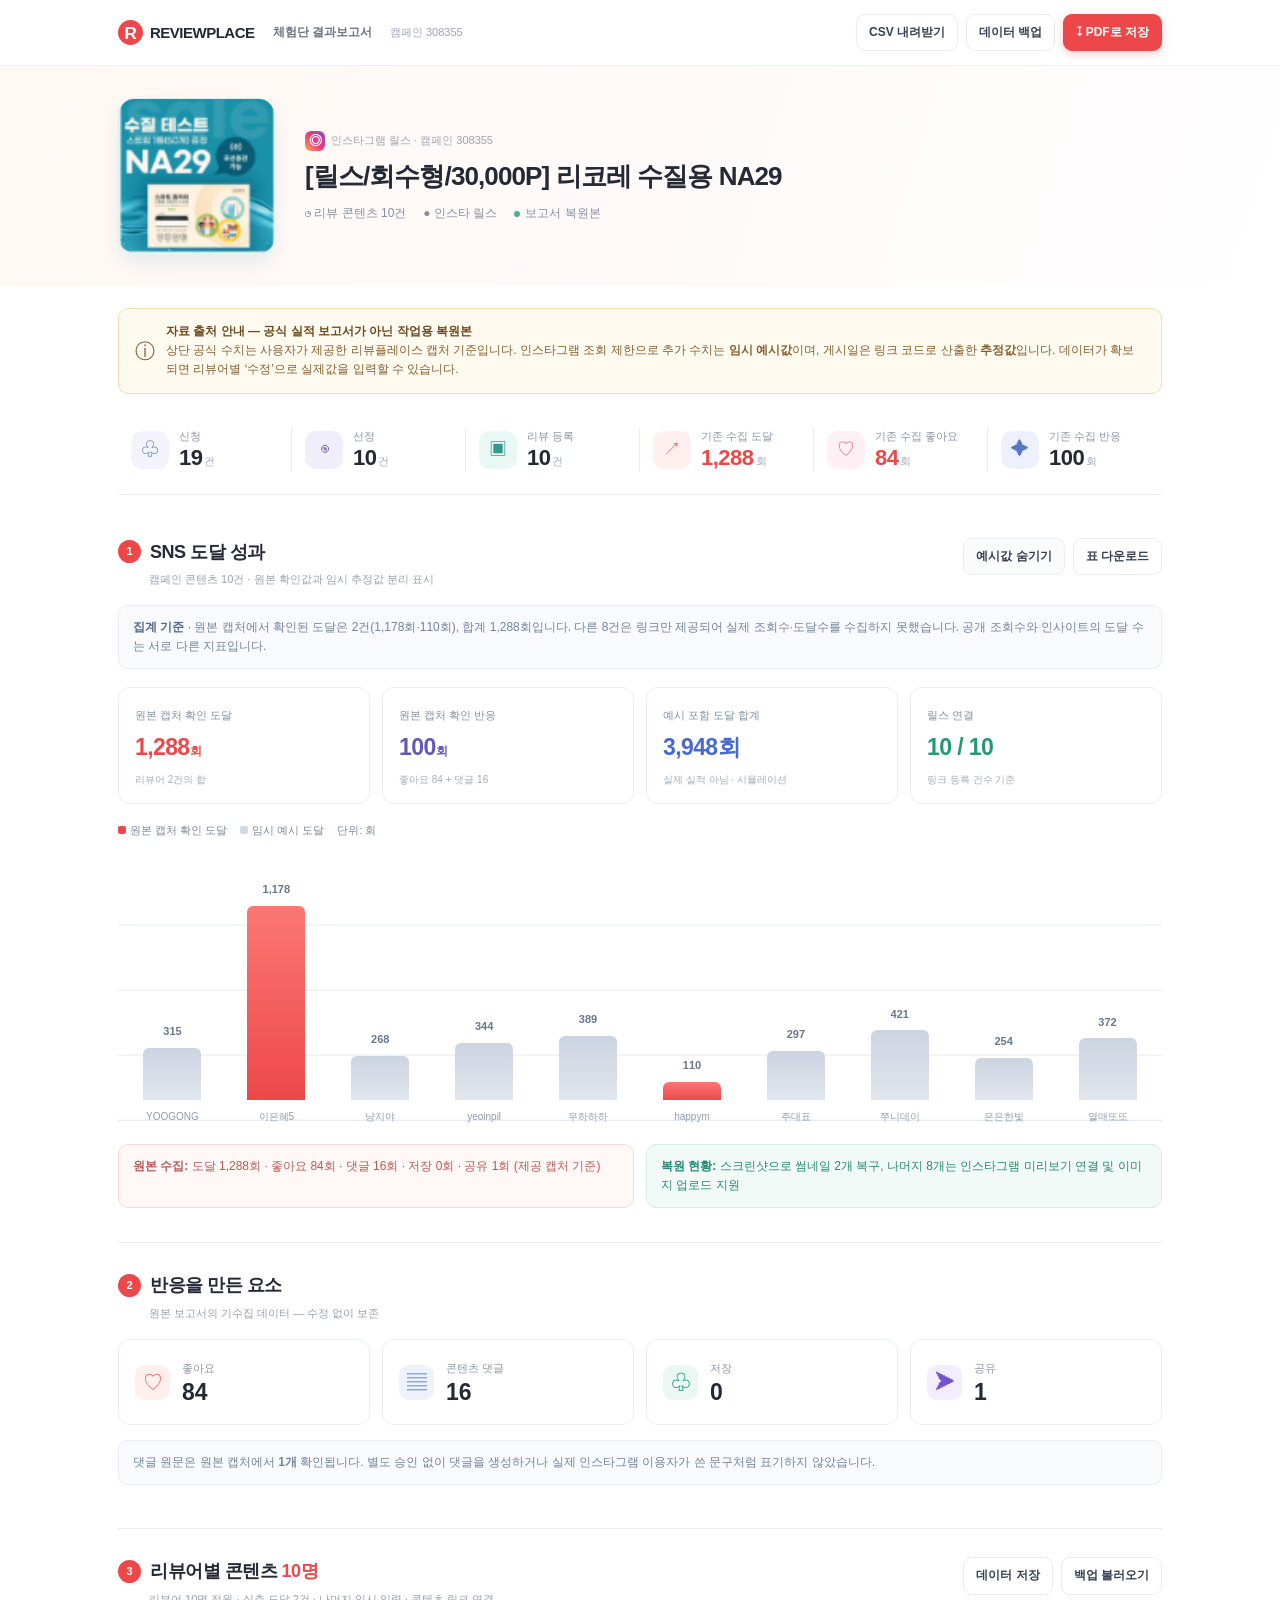
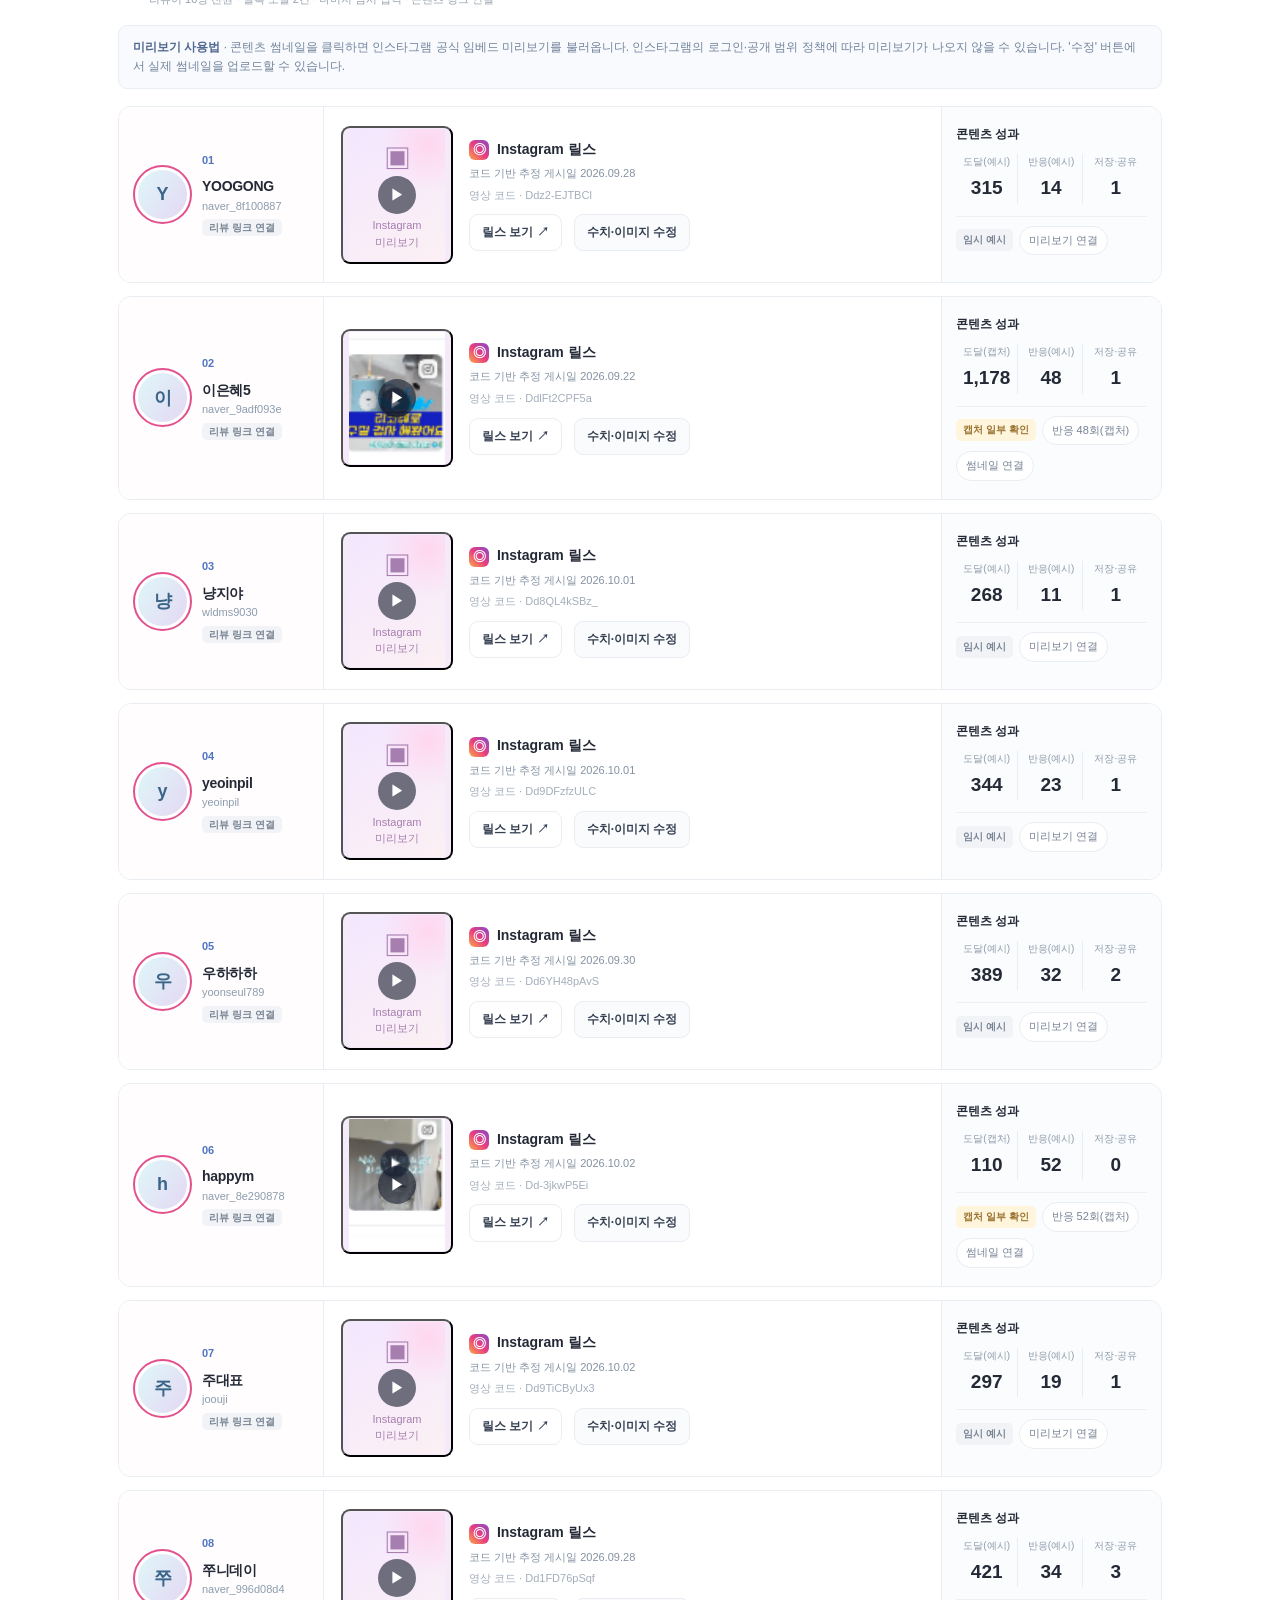
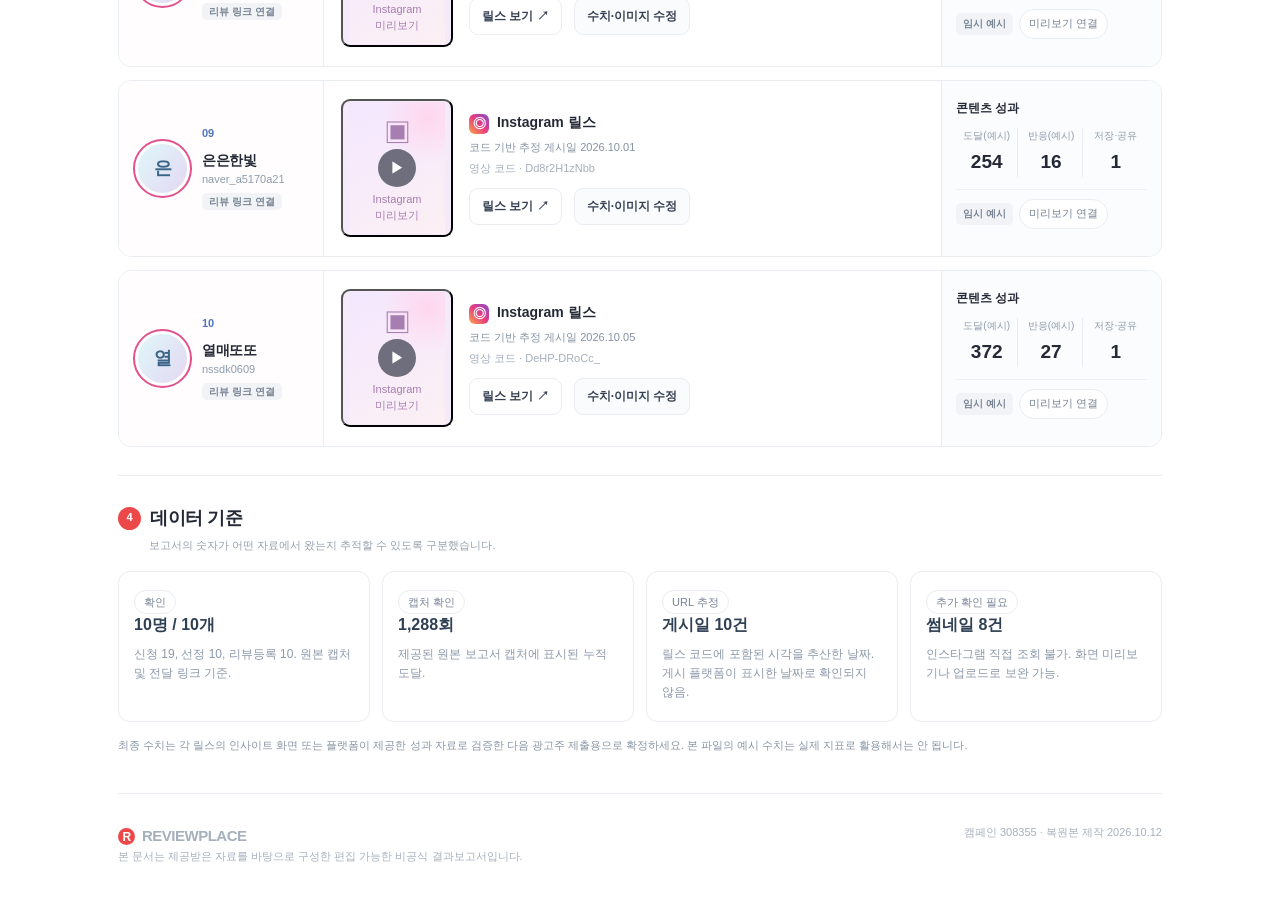
<file: reports/campaign-308355/index.html>
<!DOCTYPE html>
<html lang="ko">
<head>
<meta charset="UTF-8"><meta name="viewport" content="width=device-width, initial-scale=1.0">
<meta name="theme-color" content="#fff8f5"><meta name="description" content="리코레 NA29 인스타그램 체험단 결과보고서 — 캠페인 308355">
<title>리코레 NA29 인스타그램 결과보고서 | 캠페인 308355</title>
<style>
:root{--ink:#242936;--muted:#8190a2;--line:#e9edf2;--accent:#ed4849;--red-soft:#fff2f1;--purple:#6658b2;--blue:#486acf;--mint:#239977;--bg:#fff;--panel:#fff;--soft:#f7f9fc}
*{box-sizing:border-box}body{margin:0;background:#fff;color:var(--ink);font-family:Pretendard,"Noto Sans KR","Apple SD Gothic Neo",-apple-system,BlinkMacSystemFont,"Segoe UI",Arial,sans-serif;font-size:14px;line-height:1.6}button,input,select{font:inherit}button{cursor:pointer}a{color:inherit;text-decoration:none} .page{max-width:1100px;margin:auto;padding:0 28px}.topbar{border-bottom:1px solid #eef0f4;background:#fff;position:sticky;top:0;z-index:20}.top-inner{display:flex;align-items:center;gap:18px;min-height:65px}.brand{display:flex;align-items:center;gap:7px;font-weight:850;letter-spacing:-.5px;font-size:15px;white-space:nowrap}.brand-mark{display:grid;place-items:center;width:25px;height:25px;color:white;border-radius:50%;background:var(--accent);font-weight:900;font-size:17px}.nav-name{font-size:12px;color:#6d7580;font-weight:750}.nav-meta{font-size:11px;color:#9ca6b2}.grow{flex:1}.top-actions{display:flex;gap:8px}.btn{border:1px solid var(--line);background:white;color:#354052;border-radius:9px;padding:8px 12px;font-size:12px;font-weight:720;display:inline-flex;align-items:center;justify-content:center;gap:6px;transition:background .14s}.btn:hover{background:#f7f9fc}.btn-primary{background:var(--accent);border-color:var(--accent);color:white;box-shadow:0 3px 10px #f5cbcb}.btn-primary:hover{background:#d93638}.btn-soft{background:#fafbfc}.hero{background:linear-gradient(107deg,#fff8f3,#fffafa 55%,#fff)}.hero-in{display:flex;align-items:center;gap:30px;padding-top:26px;padding-bottom:26px;min-height:220px}.product-img{width:157px;height:157px;object-fit:cover;object-position:center;border-radius:16px;border:1px solid #dbeef0;box-shadow:0 9px 20px #1a8d9b1a}.mini-channel{display:inline-flex;gap:6px;align-items:center;color:#a1a2ae;font-size:11px}.insta{display:inline-grid;place-items:center;width:20px;height:20px;border-radius:6px;background:linear-gradient(45deg,#fca846,#e83c80,#844bca);color:#fff;font-size:13px;font-weight:900}.hero h1{font-size:26px;letter-spacing:-.9px;line-height:1.34;margin:8px 0 10px}.hero-meta{display:flex;gap:17px;flex-wrap:wrap;color:#8491a2;font-size:12px}.hero-meta span{display:flex;align-items:center;gap:5px}.dot{width:6px;height:6px;border-radius:50%;background:#43b78c}.source-banner{border:1px solid #f4dbb0;background:#fffaf0;color:#85602d;border-radius:10px;padding:13px 16px;display:flex;align-items:center;gap:11px;margin:22px 0 12px;font-size:12px}.source-banner strong{color:#6d4b1e}.stat-row{display:grid;grid-template-columns:repeat(6,1fr);gap:0;margin:9px auto 15px;padding:22px 0;border-bottom:1px solid var(--line)}.stat{display:flex;gap:10px;align-items:center;padding:0 13px;border-right:1px solid var(--line)}.stat:last-child{border-right:0}.stat-icon{width:38px;height:38px;display:grid;place-items:center;flex-shrink:0;border-radius:11px;font-size:18px;background:#f2f3fd;color:#7083bb}.stat:nth-child(2) .stat-icon{background:#f1eefb;color:#7f6dae}.stat:nth-child(3) .stat-icon{background:#e9f8f5;color:#309b8b}.stat:nth-child(4) .stat-icon{background:#fff0ef;color:#f06d6b}.stat:nth-child(5) .stat-icon{background:#fff0f5;color:#ed6a8d}.stat:nth-child(6) .stat-icon{background:#edf1ff;color:#5577c1}.stat small{font-size:11px;color:#8995a5;display:block;white-space:nowrap}.stat strong{font-size:22px;line-height:1.2;letter-spacing:-.5px}.stat:nth-child(4) strong,.stat:nth-child(5) strong{color:var(--accent)}.stat-unit{font-size:11px;color:#9eaaba;margin-left:2px}.section{padding:28px 0;border-bottom:1px solid var(--line)}.section-header{display:flex;align-items:flex-start;justify-content:space-between;gap:16px;margin-bottom:16px}.section-title{display:flex;align-items:center;gap:9px}.num{width:23px;height:23px;background:var(--accent);color:#fff;border-radius:50%;display:grid;place-items:center;font-weight:800;font-size:11px}.section h2{font-size:18px;letter-spacing:-.5px;margin:0}.sub{margin:5px 0 0 31px;color:#96a0ac;font-size:11px}.info{background:#f8fafe;color:#73849b;border:1px solid #e9eef5;padding:12px 14px;border-radius:9px;font-size:12px;margin:15px 0}.info strong{color:#51688f}.flex{display:flex;gap:12px;align-items:center;flex-wrap:wrap}.mini-pill{border:1px solid #e9edf2;border-radius:99px;background:#fff;padding:5px 9px;font-size:11px;color:#768295;white-space:nowrap}.legend{display:flex;flex-wrap:wrap;gap:13px;font-size:11px;color:#7c8797}.key{display:inline-block;width:8px;height:8px;margin-right:4px;border-radius:2px;background:var(--accent)}.key.guess{background:#d2d9e5}.summary-grid{display:grid;grid-template-columns:repeat(4,1fr);gap:12px;margin:18px 0}.summary-card{border:1px solid var(--line);border-radius:12px;padding:15px 16px;background:#fff}.summary-card b{display:block;font-size:23px;margin-top:3px;letter-spacing:-.6px}.summary-card small{font-size:11px;color:var(--muted)}.summary-card .hint{font-size:10px;color:#a2acba;margin-top:6px}.summary-card.red b{color:var(--accent)}.summary-card.purple b{color:var(--purple)}.summary-card.blue b{color:var(--blue)}.summary-card.mint b{color:var(--mint)}.chart{height:260px;display:grid;grid-template-columns:repeat(10,minmax(0,1fr));align-items:end;gap:11px;padding:20px 8px 0;background:repeating-linear-gradient(to bottom, transparent,transparent 63px,#eef1f6 64px,#eef1f6 65px);border-bottom:1px solid #e9edf2;margin-top:22px}.bar-col{display:flex;align-items:center;justify-content:end;flex-direction:column;height:100%;min-width:0}.bar-val{color:#67778b;font-size:11px;font-weight:650;margin-bottom:7px}.bar{width:min(58px,100%);height:0;min-height:1px;border-radius:6px 6px 0 0;background:linear-gradient(180deg,#fb7774,#ed4849);transition:height .3s}.bar.estimated{background:linear-gradient(180deg,#ccd4e1,#e1e6ee)}.bar-label{font-size:10px;color:#8f9bab;white-space:nowrap;overflow:hidden;text-overflow:ellipsis;text-align:center;width:100%;margin-top:9px}.chart-foot{margin:23px 0 6px;display:grid;grid-template-columns:1fr 1fr;gap:12px}.notice{border-radius:10px;padding:12px 14px;font-size:12px;border:1px solid #f8d8d7;background:#fff8f7;color:#b75b57}.notice.alt{border-color:#d4eee8;background:#f1faf6;color:#268974}.reactions-grid{display:grid;grid-template-columns:repeat(4,1fr);gap:12px}.reaction-box{border:1px solid var(--line);border-radius:12px;padding:16px;display:flex;align-items:center;gap:12px}.reaction-icon{width:35px;height:35px;border-radius:10px;display:grid;place-items:center;color:#ef6866;background:#fff0ed;font-size:20px}.reaction-box:nth-child(2) .reaction-icon{color:#4369d0;background:#eef2ff}.reaction-box:nth-child(3) .reaction-icon{color:#239977;background:#eaf7f2}.reaction-box:nth-child(4) .reaction-icon{color:#7452cc;background:#f2edff}.reaction-box strong{display:block;font-size:23px;line-height:1.3}.reaction-box small{color:#8997a7;font-size:11px}.contents{display:grid;gap:13px;margin-top:17px}.review{display:grid;grid-template-columns:205px 1fr 220px;border:1px solid var(--line);border-radius:13px;overflow:hidden;min-height:177px;background:#fff}.review-side{display:flex;align-items:center;gap:12px;background:#fffdfd;padding:16px;border-right:1px solid var(--line)}.avatar{width:55px;height:55px;border:3px solid #fff;border-radius:50%;outline:2px solid #e2518d;display:grid;place-items:center;background:linear-gradient(125deg,#dff7f9,#e4d8f3);color:#3b6588;font-size:18px;font-weight:900;flex-shrink:0}.review-side .small-index{display:block;font-size:11px;font-weight:900;color:#5075c2;margin-bottom:6px}.review-side strong{font-size:14px;word-break:break-word;display:block;letter-spacing:-.3px}.review-side .username{color:#8c9cae;font-size:11px;display:block;max-width:118px;overflow:hidden;text-overflow:ellipsis}.review-body{padding:17px;display:flex;gap:16px;align-items:center;min-width:0}.thumb{width:112px;height:138px;flex-shrink:0;border-radius:9px;background:#f4eafa;position:relative;overflow:hidden;display:flex;align-items:center;justify-content:center;color:#9a66b5}.thumb img{width:100%;height:100%;object-fit:cover}.thumb .reels-placeholder{display:grid;place-items:center;text-align:center;width:100%;height:100%;background:radial-gradient(circle at 82% 12%,#ffd7ef,transparent 33%),linear-gradient(150deg,#f3e7ff,#fcf0f4);font-size:11px;line-height:1.5;color:#a67eaf}.play{position:absolute;display:grid;place-items:center;color:white;background:#141c2c99;width:38px;height:38px;border-radius:50%;font-size:15px}.review-info{min-width:0}.review-info .channel{font-weight:800;margin-bottom:5px}.review-info .meta{color:#8492a2;font-size:11px;margin:4px 0}.review-info .short{font-size:11px;color:#a4aebb;word-break:break-word}.review-info .linkbtn{margin-top:10px}.review-metrics{padding:18px 14px;background:#fbfcfe;border-left:1px solid var(--line)}.review-metrics h4{font-size:12px;margin:0 0 10px}.metric-grid{display:grid;grid-template-columns:repeat(3,1fr);gap:2px}.metric-grid div{text-align:center;border-right:1px solid #e8edf5}.metric-grid div:last-child{border:0}.metric-grid small{color:#8c9baa;font-size:10px;display:block}.metric-grid b{font-size:19px;display:block;margin-top:3px}.record-foot{margin-top:12px;padding-top:9px;border-top:1px solid #edf0f5;display:flex;gap:6px;align-items:center;flex-wrap:wrap}.status{font-size:10px;font-weight:750;padding:3px 7px;border-radius:5px;background:#edf9f5;color:#24856f}.status.estimate{background:#f1f3f7;color:#788493}.status.mixed{background:#fff4dc;color:#99722f}.warn{color:#ab864b}.toolbar{display:flex;flex-wrap:wrap;gap:8px}.footer{display:flex;justify-content:space-between;gap:20px;padding:30px 0 43px;color:#a6b0bc;font-size:11px}.source-grid{display:grid;grid-template-columns:repeat(4,1fr);gap:12px}.source-card{border:1px solid var(--line);border-radius:12px;padding:18px 15px}.source-card strong{display:block;font-size:16px;color:#304054;margin-bottom:7px}.source-card p{margin:0;color:#8c99a9;font-size:12px}.overlay{position:fixed;inset:0;background:#18222ec9;z-index:100;display:none;align-items:center;justify-content:center;padding:18px}.overlay.visible{display:flex}.modal{background:#fff;border-radius:16px;max-width:680px;width:100%;max-height:93vh;overflow:auto;padding:20px;box-shadow:0 25px 70px #0004}.modal-head{display:flex;justify-content:space-between;align-items:center;gap:15px;margin-bottom:13px}.modal-head strong{font-size:17px}.modal iframe{width:100%;height:600px;border:0;border-radius:9px}.field-grid{display:grid;grid-template-columns:repeat(2,1fr);gap:12px}.field{display:flex;flex-direction:column;gap:5px;font-size:12px;font-weight:700;color:#526176}.field input,.field select{border:1px solid #dce4ed;border-radius:8px;padding:10px;font-size:13px;min-width:0;color:#223047}.modal-actions{display:flex;justify-content:flex-end;gap:9px;margin-top:22px}.note-small{font-size:11px;color:#8995a5;line-height:1.7}.empty-state{padding:30px;border:1px dashed #e4eaf2;border-radius:10px;color:#7e8998;text-align:center}.hide-estimates .estimate-only{display:none} .hide-estimates .estimated-row{display:none}.hide-estimates .chart .bar.estimated{height:1px!important}.hide-estimates .bar-col:has(.bar.estimated) .bar-val{display:none}
@media(max-width:920px){.stat-row{grid-template-columns:repeat(3,1fr);row-gap:20px}.stat:nth-child(3){border-right:0}.review{grid-template-columns:170px 1fr}.review-metrics{grid-column:1/-1;border-left:0;border-top:1px solid var(--line);display:flex;align-items:center;justify-content:space-between;gap:15px}.metric-grid{min-width:250px}.source-grid{grid-template-columns:repeat(2,1fr)}}
@media(max-width:660px){.page{padding:0 16px}.top-inner{gap:9px}.brand{font-size:12px}.nav-meta,.nav-name{display:none}.top-actions .btn:not(.btn-primary){display:none}.hero-in{gap:15px;padding:22px 0;align-items:start}.product-img{width:106px;height:106px;border-radius:10px}.hero h1{font-size:19px}.hero-meta{font-size:10px;gap:4px}.stat-row{grid-template-columns:repeat(2,1fr);gap:19px 0}.stat{padding:0 8px}.stat:nth-child(3){border-right:1px solid var(--line)}.stat:nth-child(2n){border-right:0}.stat-icon{width:34px;height:34px}.stat strong{font-size:20px}.section-header{flex-direction:column}.section h2{font-size:16px}.summary-grid,.reactions-grid{grid-template-columns:repeat(2,1fr)}.chart-foot{grid-template-columns:1fr}.chart{gap:4px;height:195px}.bar-val{font-size:9px}.bar-label{font-size:8px}.review{grid-template-columns:1fr}.review-side{border-right:0;border-bottom:1px solid var(--line);padding:12px 14px}.review-side .small-index{display:inline-block;margin:0 8px 0 0}.review-side .avatar{width:42px;height:42px;font-size:15px}.review-side .username{max-width:initial}.review-body{padding:13px;align-items:center}.review-metrics{padding:12px;display:block}.metric-grid{min-width:0}.thumb{width:104px;height:132px}.source-grid{grid-template-columns:1fr 1fr}.source-card{padding:12px}.footer{display:block}.field-grid{grid-template-columns:1fr}.modal iframe{height:450px}.top-actions .btn-primary{padding:7px 9px;font-size:11px}}
@media print{.topbar{position:static}.top-actions,.toolbar,.review .btn,.source-banner .btn{display:none!important}.page{max-width:100%;padding:0 25px}.hero-in{padding:18px 0}.section{break-inside:auto;padding:20px 0}.review{break-inside:avoid;margin-bottom:8px}.chart{break-inside:avoid}.source-banner{background:#fffdf7}.footer{padding-bottom:20px}}
</style></head><body>
<header class="topbar"><div class="page top-inner"><div class="brand"><span class="brand-mark">R</span> REVIEWPLACE</div><span class="nav-name">체험단 결과보고서</span><span class="nav-meta">캠페인 308355</span><div class="grow"></div><div class="top-actions"><button class="btn" onclick="downloadCSV()">CSV 내려받기</button><button class="btn" onclick="exportData()">데이터 백업</button><button class="btn btn-primary" onclick="window.print()">↧ PDF로 저장</button></div></div></header>
<section class="hero"><div class="page hero-in"><img id="product" class="product-img" alt="NA29 제품 이미지"><div><div class="mini-channel"><span class="insta">◎</span> 인스타그램 릴스 · 캠페인 308355</div><h1>[릴스/회수형/30,000P] 리코레 수질용 NA29</h1><div class="hero-meta"><span>◷ 리뷰 콘텐츠 10건</span><span>● 인스타 릴스</span><span><i class="dot"></i> 보고서 복원본</span></div></div></div></section>
<main class="page">
<div class="source-banner"><span style="font-size:20px">ⓘ</span><div><strong>자료 출처 안내 — 공식 실적 보고서가 아닌 작업용 복원본</strong><div>상단 공식 수치는 사용자가 제공한 리뷰플레이스 캡처 기준입니다. 인스타그램 조회 제한으로 추가 수치는 <b>임시 예시값</b>이며, 게시일은 링크 코드로 산출한 <b>추정값</b>입니다. 데이터가 확보되면 리뷰어별 ‘수정’으로 실제값을 입력할 수 있습니다.</div></div></div>
<div class="stat-row"><div class="stat"><div class="stat-icon">♧</div><div><small>신청</small><strong>19</strong><span class="stat-unit">건</span></div></div><div class="stat"><div class="stat-icon">◉</div><div><small>선정</small><strong>10</strong><span class="stat-unit">건</span></div></div><div class="stat"><div class="stat-icon">▣</div><div><small>리뷰 등록</small><strong>10</strong><span class="stat-unit">건</span></div></div><div class="stat"><div class="stat-icon">↗</div><div><small>기존 수집 도달</small><strong>1,288</strong><span class="stat-unit">회</span></div></div><div class="stat"><div class="stat-icon">♡</div><div><small>기존 수집 좋아요</small><strong>84</strong><span class="stat-unit">회</span></div></div><div class="stat"><div class="stat-icon">✦</div><div><small>기존 수집 반응</small><strong>100</strong><span class="stat-unit">회</span></div></div></div>
<section class="section"><div class="section-header"><div><div class="section-title"><span class="num">1</span><h2>SNS 도달 성과</h2></div><p class="sub">캠페인 콘텐츠 10건 · 원본 확인값과 임시 추정값 분리 표시</p></div><div class="toolbar"><button class="btn btn-soft" id="switchEstimate" onclick="toggleEstimates()">예시값 숨기기</button><button class="btn" onclick="downloadCSV()">표 다운로드</button></div></div><div class="info"><strong>집계 기준</strong> · 원본 캡처에서 확인된 도달은 2건(1,178회·110회), 합계 1,288회입니다. 다른 8건은 링크만 제공되어 실제 조회수·도달수를 수집하지 못했습니다. 공개 조회수와 인사이트의 도달 수는 서로 다른 지표입니다.</div><div class="summary-grid"><div class="summary-card red"><small>원본 캡처 확인 도달</small><b>1,288<span style="font-size:12px">회</span></b><div class="hint">리뷰어 2건의 합</div></div><div class="summary-card purple"><small>원본 캡처 확인 반응</small><b>100<span style="font-size:12px">회</span></b><div class="hint">좋아요 84 + 댓글 16</div></div><div class="summary-card blue estimate-only"><small>예시 포함 도달 합계</small><b id="simReach">–</b><div class="hint">실제 실적 아님 · 시뮬레이션</div></div><div class="summary-card mint"><small>릴스 연결</small><b>10 / 10</b><div class="hint">링크 등록 건수 기준</div></div></div><div class="legend"><span><i class="key"></i>원본 캡처 확인 도달</span><span><i class="key guess"></i>임시 예시 도달</span><span>단위: 회</span></div><div id="chart" class="chart"></div><div class="chart-foot"><div class="notice"><strong>원본 수집:</strong> 도달 1,288회 · 좋아요 84회 · 댓글 16회 · 저장 0회 · 공유 1회 (제공 캡처 기준)</div><div class="notice alt"><strong>복원 현황:</strong> 스크린샷으로 썸네일 2개 복구, 나머지 8개는 인스타그램 미리보기 연결 및 이미지 업로드 지원</div></div></section>
<section class="section"><div class="section-header"><div><div class="section-title"><span class="num">2</span><h2>반응을 만든 요소</h2></div><p class="sub">원본 보고서의 기수집 데이터 — 수정 없이 보존</p></div></div><div class="reactions-grid"><div class="reaction-box"><div class="reaction-icon">♡</div><div><small>좋아요</small><strong>84</strong></div></div><div class="reaction-box"><div class="reaction-icon">▤</div><div><small>콘텐츠 댓글</small><strong>16</strong></div></div><div class="reaction-box"><div class="reaction-icon">♧</div><div><small>저장</small><strong>0</strong></div></div><div class="reaction-box"><div class="reaction-icon">➤</div><div><small>공유</small><strong>1</strong></div></div></div><div class="info">댓글 원문은 원본 캡처에서 <b>1개</b> 확인됩니다. 별도 승인 없이 댓글을 생성하거나 실제 인스타그램 이용자가 쓴 문구처럼 표기하지 않았습니다.</div></section>
<section class="section"><div class="section-header"><div><div class="section-title"><span class="num">3</span><h2>리뷰어별 콘텐츠 <span style="color:var(--accent)">10명</span></h2></div><p class="sub">리뷰어 10명 전원 · 실측 도달 2건 · 나머지 임시 입력 · 콘텐츠 링크 연결</p></div><div class="toolbar"><button class="btn" onclick="exportData()">데이터 저장</button><button class="btn" onclick="document.getElementById('importJson').click()">백업 불러오기</button><input type="file" style="display:none" id="importJson" accept="application/json" onchange="importData(this)"></div></div><div class="info"><strong>미리보기 사용법</strong> · 콘텐츠 썸네일을 클릭하면 인스타그램 공식 임베드 미리보기를 불러옵니다. 인스타그램의 로그인·공개 범위 정책에 따라 미리보기가 나오지 않을 수 있습니다. '수정' 버튼에서 실제 썸네일을 업로드할 수 있습니다.</div><div id="reviews" class="contents"></div></section>
<section class="section"><div class="section-header"><div><div class="section-title"><span class="num">4</span><h2>데이터 기준</h2></div><p class="sub">보고서의 숫자가 어떤 자료에서 왔는지 추적할 수 있도록 구분했습니다.</p></div></div><div class="source-grid"><div class="source-card"><small class="mini-pill">확인</small><strong>10명 / 10개</strong><p>신청 19, 선정 10, 리뷰등록 10. 원본 캡처 및 전달 링크 기준.</p></div><div class="source-card"><small class="mini-pill">캡처 확인</small><strong>1,288회</strong><p>제공된 원본 보고서 캡처에 표시된 누적 도달.</p></div><div class="source-card"><small class="mini-pill">URL 추정</small><strong>게시일 10건</strong><p>릴스 코드에 포함된 시각을 추산한 날짜. 게시 플랫폼이 표시한 날짜로 확인되지 않음.</p></div><div class="source-card"><small class="mini-pill">추가 확인 필요</small><strong>썸네일 8건</strong><p>인스타그램 직접 조회 불가. 화면 미리보기나 업로드로 보완 가능.</p></div></div><p class="note-small" style="margin-top:14px">최종 수치는 각 릴스의 인사이트 화면 또는 플랫폼이 제공한 성과 자료로 검증한 다음 광고주 제출용으로 확정하세요. 본 파일의 예시 수치는 실제 지표로 활용해서는 안 됩니다.</p></section>
<footer class="footer"><div><span class="brand"><span class="brand-mark" style="width:17px;height:17px;font-size:12px">R</span> REVIEWPLACE</span><div>본 문서는 제공받은 자료를 바탕으로 구성한 편집 가능한 비공식 결과보고서입니다.</div></div><div>캠페인 308355 · 복원본 제작 2026.10.12</div></footer></main>
<div class="overlay" id="embedOverlay" onclick="outsideClose(event,'embedOverlay')"><div class="modal"><div class="modal-head"><strong id="embedTitle">인스타그램 릴스</strong><button class="btn" onclick="closeOverlay('embedOverlay')">닫기 ✕</button></div><div class="note-small" style="margin-bottom:12px">Instagram이 미리보기를 차단하면 아래 릴스 원문 링크로 확인하세요. 재생·미리보기는 Instagram 서버에서 제공합니다.</div><a id="embedLink" class="btn btn-primary" target="_blank" rel="noopener noreferrer" href="#">인스타그램에서 직접 보기 ↗</a><div id="iframeMount" style="margin-top:12px"></div></div></div>
<div class="overlay" id="editOverlay" onclick="outsideClose(event,'editOverlay')"><div class="modal"><div class="modal-head"><strong id="editTitle">성과 수정</strong><button class="btn" onclick="closeOverlay('editOverlay')">닫기 ✕</button></div><form id="editForm" onsubmit="saveEdit(event)"><div class="field-grid"><label class="field">도달 수 / 조회 수 대체 금지<input name="reach" type="number" min="0"></label><label class="field">좋아요<input name="likes" type="number" min="0"></label><label class="field">댓글<input name="comments" type="number" min="0"></label><label class="field">저장<input name="saves" type="number" min="0"></label><label class="field">공유<input name="shares" type="number" min="0"></label><label class="field">게시일 (YYYY.MM.DD)<input name="postDate" type="text" placeholder="2026.10.01"></label><label class="field">정보 상태<select name="dataSource"><option value="예시값">임시 예시값</option><option value="일부 확인">일부 확인 (캡처 기반)</option><option value="실제 확인">실제 확인 (새 원본 자료 수집)</option></select></label><label class="field">썸네일 이미지 URL (선택)<input name="thumbnail" type="url" placeholder="https://..."></label><label class="field" style="grid-column:1/-1">썸네일 파일 업로드 (선택)<input id="imageUpload" type="file" accept="image/png,image/jpeg,image/webp"></label></div><p class="note-small">업로드한 이미지는 이 브라우저의 로컬 저장공간에 보관됩니다. 이미지가 큰 경우 저장 한도에 도달할 수 있습니다. '데이터 백업'으로 JSON 파일도 저장하세요.</p><div class="modal-actions"><button type="button" class="btn" onclick="closeOverlay('editOverlay')">취소</button><button class="btn btn-primary" type="submit">변경사항 저장</button></div></form></div></div>
<script>
const initial=[{"id": 1, "name": "YOOGONG", "alias": "naver_8f100887", "shortcode": "Ddz2-EJTBCl", "url": "https://www.instagram.com/reel/Ddz2-EJTBCl/", "postDate": "2026.09.28", "postDateSource": "코드 추정", "reach": 315, "likes": 12, "comments": 2, "saves": 1, "shares": 0, "screenshotReach": null, "screenshotReactions": null, "thumbnail": "", "thumbnailSource": "미확인", "dataSource": "예시값"}, {"id": 2, "name": "이은혜5", "alias": "naver_9adf093e", "shortcode": "DdlFt2CPF5a", "url": "https://www.instagram.com/reel/DdlFt2CPF5a/", "postDate": "2026.09.22", "postDateSource": "코드 추정", "reach": 1178, "likes": 38, "comments": 10, "saves": 1, "shares": 0, "screenshotReach": 1178, "screenshotReactions": 48, "thumbnail": "[data-uri]", "thumbnailSource": "원본 캡처", "dataSource": "일부 확인"}, {"id": 3, "name": "냥지야", "alias": "wldms9030", "shortcode": "Dd8QL4kSBz_", "url": "https://www.instagram.com/reel/Dd8QL4kSBz_/", "postDate": "2026.10.01", "postDateSource": "코드 추정", "reach": 268, "likes": 10, "comments": 1, "saves": 1, "shares": 0, "screenshotReach": null, "screenshotReactions": null, "thumbnail": "", "thumbnailSource": "미확인", "dataSource": "예시값"}, {"id": 4, "name": "yeoinpil", "alias": "yeoinpil", "shortcode": "Dd9DFzfzULC", "url": "https://www.instagram.com/reel/Dd9DFzfzULC/", "postDate": "2026.10.01", "postDateSource": "코드 추정", "reach": 344, "likes": 21, "comments": 2, "saves": 0, "shares": 1, "screenshotReach": null, "screenshotReactions": null, "thumbnail": "", "thumbnailSource": "미확인", "dataSource": "예시값"}, {"id": 5, "name": "우하하하", "alias": "yoonseul789", "shortcode": "Dd6YH48pAvS", "url": "https://www.instagram.com/reel/Dd6YH48pAvS/", "postDate": "2026.09.30", "postDateSource": "코드 추정", "reach": 389, "likes": 27, "comments": 5, "saves": 2, "shares": 0, "screenshotReach": null, "screenshotReactions": null, "thumbnail": "", "thumbnailSource": "미확인", "dataSource": "예시값"}, {"id": 6, "name": "happym", "alias": "naver_8e290878", "shortcode": "Dd-3jkwP5Ei", "url": "https://www.instagram.com/reel/Dd-3jkwP5Ei/", "postDate": "2026.10.02", "postDateSource": "코드 추정", "reach": 110, "likes": 46, "comments": 6, "saves": 0, "shares": 0, "screenshotReach": 110, "screenshotReactions": 52, "thumbnail": "[data-uri]", "thumbnailSource": "원본 캡처", "dataSource": "일부 확인"}, {"id": 7, "name": "주대표", "alias": "joouji", "shortcode": "Dd9TiCByUx3", "url": "https://www.instagram.com/reel/Dd9TiCByUx3/", "postDate": "2026.10.02", "postDateSource": "코드 추정", "reach": 297, "likes": 16, "comments": 3, "saves": 1, "shares": 0, "screenshotReach": null, "screenshotReactions": null, "thumbnail": "", "thumbnailSource": "미확인", "dataSource": "예시값"}, {"id": 8, "name": "쭈니데이", "alias": "naver_996d08d4", "shortcode": "Dd1FD76pSqf", "url": "https://www.instagram.com/reel/Dd1FD76pSqf/", "postDate": "2026.09.28", "postDateSource": "코드 추정", "reach": 421, "likes": 31, "comments": 3, "saves": 2, "shares": 1, "screenshotReach": null, "screenshotReactions": null, "thumbnail": "", "thumbnailSource": "미확인", "dataSource": "예시값"}, {"id": 9, "name": "은은한빛", "alias": "naver_a5170a21", "shortcode": "Dd8r2H1zNbb", "url": "https://www.instagram.com/reel/Dd8r2H1zNbb/", "postDate": "2026.10.01", "postDateSource": "코드 추정", "reach": 254, "likes": 14, "comments": 2, "saves": 1, "shares": 0, "screenshotReach": null, "screenshotReactions": null, "thumbnail": "", "thumbnailSource": "미확인", "dataSource": "예시값"}, {"id": 10, "name": "열매또또", "alias": "nssdk0609", "shortcode": "DeHP-DRoCc_", "url": "https://www.instagram.com/reel/DeHP-DRoCc_/", "postDate": "2026.10.05", "postDateSource": "코드 추정", "reach": 372, "likes": 23, "comments": 4, "saves": 0, "shares": 1, "screenshotReach": null, "screenshotReactions": null, "thumbnail": "", "thumbnailSource": "미확인", "dataSource": "예시값"}];
const productImg="[data-uri]";
const storeKey='reviewplace-report-308355-v1';
let records=JSON.parse(JSON.stringify(initial)), selected=null, showEstimates=true;
document.getElementById('product').src=productImg;
try{const backup=JSON.parse(localStorage.getItem(storeKey)||'null');if(Array.isArray(backup)&&backup.length===10){records=backup;}}catch(e){}
const fmt=n=>Number(n||0).toLocaleString('ko-KR');
const esc=s=>String(s??'').replace(/[&<>"']/g,c=>({'&':'&amp;','<':'&lt;','>':'&gt;','"':'&quot;',"'":'&#39;'}[c]));
const total=k=>records.reduce((s,r)=>s+Number(r[k]||0),0);
function persist(){try{localStorage.setItem(storeKey,JSON.stringify(records));}catch(e){alert('브라우저 저장공간 부족. 상단 데이터 백업을 사용하세요.');}}
function render(){
  document.getElementById('simReach').textContent=fmt(total('reach'))+'회';
  const max=Math.max(...records.map(r=>+r.reach||0),1);
  document.getElementById('chart').innerHTML=records.map(r=>`<div class="bar-col" title="${esc(r.name)}: ${fmt(r.reach)}회 / ${r.screenshotReach!==null?'캡처 확인':'임시 예시'}"><span class="bar-val">${fmt(r.reach)}</span><div class="bar ${r.screenshotReach===null?'estimated':''}" style="height:${Math.max(3,(+r.reach||0)/max*194)}px"></div><div class="bar-label">${esc(r.name)}</div></div>`).join('');
  document.getElementById('reviews').innerHTML=records.map(r=>{
    const thumb=r.thumbnail?`<img alt="${esc(r.name)} 릴스 썸네일" src="${esc(r.thumbnail)}">`:`<div class="reels-placeholder"><span style="font-size:27px">▣</span><br>Instagram<br>미리보기</div>`;
    const source=r.dataSource==='실제 확인'?'status':r.dataSource==='일부 확인'?'status mixed':'status estimate';
    const tag=r.dataSource==='실제 확인'?'실제 입력':r.dataSource==='일부 확인'?'캡처 일부 확인':'임시 예시';
    const reachLabel=r.screenshotReach!==null?'도달(캡처)':'도달(예시)';
    const reactionLabel=r.screenshotReactions!==null?'반응 '+fmt(r.screenshotReactions)+'회(캡처)':'반응 예시';
    return `<article class="review ${r.dataSource==='예시값'?'estimated-row':''}"><div class="review-side"><div class="avatar">${esc(r.name.slice(0,1))}</div><div><span class="small-index">${String(r.id).padStart(2,'0')}</span><strong>${esc(r.name)}</strong><span class="username">${esc(r.alias)}</span><span class="status ${r.dataSource==='실제 확인'?'':'estimate'}">리뷰 링크 연결</span></div></div><div class="review-body"><button type="button" class="thumb" onclick="showEmbed(${r.id})" aria-label="${esc(r.name)} 릴스 미리보기 열기">${thumb}<span class="play">▶</span></button><div class="review-info"><div class="channel"><span class="insta" style="vertical-align:middle;margin-right:4px">◎</span> Instagram 릴스</div><div class="meta">코드 기반 추정 게시일 ${esc(r.postDate)}</div><div class="short">영상 코드 · ${esc(r.shortcode)}</div><div class="linkbtn flex"><a class="btn" href="${esc(r.url)}" target="_blank" rel="noopener noreferrer">릴스 보기 ↗</a><button class="btn btn-soft" onclick="edit(${r.id})">수치·이미지 수정</button></div></div></div><div class="review-metrics"><div><h4>콘텐츠 성과</h4><div class="metric-grid"><div><small>${reachLabel}</small><b>${fmt(r.reach)}</b></div><div><small>반응(예시)</small><b>${fmt((+r.likes||0)+(+r.comments||0))}</b></div><div><small>저장·공유</small><b>${fmt((+r.saves||0)+(+r.shares||0))}</b></div></div><div class="record-foot"><span class="${source}">${tag}</span>${r.screenshotReactions!==null?`<span class="mini-pill">${reactionLabel}</span>`:''}<span class="mini-pill">${r.thumbnail?'썸네일 연결':'미리보기 연결'}</span></div></div></div></article>`;
  }).join('');
}
function toggleEstimates(){showEstimates=!showEstimates;document.body.classList.toggle('hide-estimates',!showEstimates);document.getElementById('switchEstimate').textContent=showEstimates?'예시값 숨기기':'예시값 표시';}
function outsideClose(e,id){if(e.target.id===id)closeOverlay(id)}
function closeOverlay(id){document.getElementById(id).classList.remove('visible');if(id==='embedOverlay')document.getElementById('iframeMount').innerHTML='';}
function showEmbed(id){const r=records.find(x=>x.id===id);document.getElementById('embedTitle').textContent=r.name+' · 릴스 미리보기';document.getElementById('embedLink').href=r.url;document.getElementById('iframeMount').innerHTML='';document.getElementById('embedOverlay').classList.add('visible');const f=document.createElement('iframe');f.src=`https://www.instagram.com/reel/${encodeURIComponent(r.shortcode)}/embed/captioned/`;f.title=r.name+' Instagram Reel';f.loading='lazy';f.allow='encrypted-media';f.referrerPolicy='strict-origin-when-cross-origin';document.getElementById('iframeMount').appendChild(f);}
function edit(id){selected=id;const r=records.find(x=>x.id===id);document.getElementById('editTitle').textContent=`${r.name} · 콘텐츠 데이터 수정`;const form=document.getElementById('editForm');['reach','likes','comments','saves','shares','postDate','dataSource'].forEach(k=>form.elements.namedItem(k).value=r[k]);form.elements.namedItem('thumbnail').value=r.thumbnail.startsWith('data:')?'':r.thumbnail;document.getElementById('imageUpload').value='';document.getElementById('editOverlay').classList.add('visible');}
function saveEdit(e){e.preventDefault();const form=e.target,r=records.find(x=>x.id===selected);['reach','likes','comments','saves','shares'].forEach(k=>r[k]=Math.max(0,Number(form.elements.namedItem(k).value)||0));r.postDate=form.elements.namedItem('postDate').value.trim()||r.postDate;r.dataSource=form.elements.namedItem('dataSource').value;const url=form.elements.namedItem('thumbnail').value.trim();if(url)r.thumbnail=url;const file=document.getElementById('imageUpload').files[0];function done(){persist();render();closeOverlay('editOverlay');}if(file){const reader=new FileReader();reader.onload=()=>{r.thumbnail=reader.result;r.thumbnailSource='수동 업로드';done()};reader.readAsDataURL(file)}else done();}
function csvEscape(x){return '"'+String(x??'').replace(/"/g,'""')+'"'}
function saveBlob(body,name,type){const blob=new Blob([body],{type});const u=URL.createObjectURL(blob);const a=document.createElement('a');a.href=u;a.download=name;a.click();setTimeout(()=>URL.revokeObjectURL(u),3000)}
function downloadCSV(){const keys=['id','name','alias','url','postDate','postDateSource','reach','likes','comments','saves','shares','dataSource','screenshotReach','screenshotReactions'];const rows=[keys.join(',')].concat(records.map(r=>keys.map(k=>csvEscape(r[k])).join(',')));saveBlob('\ufeff'+rows.join('\r\n'),'campaign-308355-reviewers.csv','text/csv;charset=utf-8')}
function exportData(){saveBlob(JSON.stringify({campaign:308355,exportedAt:new Date().toISOString(),records},null,2),'campaign-308355-data.json','application/json;charset=utf-8')}
function importData(input){const f=input.files[0];if(!f)return;const reader=new FileReader();reader.onload=()=>{try{const dat=JSON.parse(reader.result);if(dat.campaign!==308355||!Array.isArray(dat.records)||dat.records.length!==10)throw new Error('파일 형식 불일치');records=dat.records;persist();render();alert('10명 데이터가 적용되었습니다.')}catch(e){alert('백업 파일을 확인할 수 없습니다: '+e.message)}input.value=''};reader.readAsText(f)}
window.addEventListener('keydown',e=>{if(e.key==='Escape'){closeOverlay('embedOverlay');closeOverlay('editOverlay')}});
render();
</script></body></html>
</file>
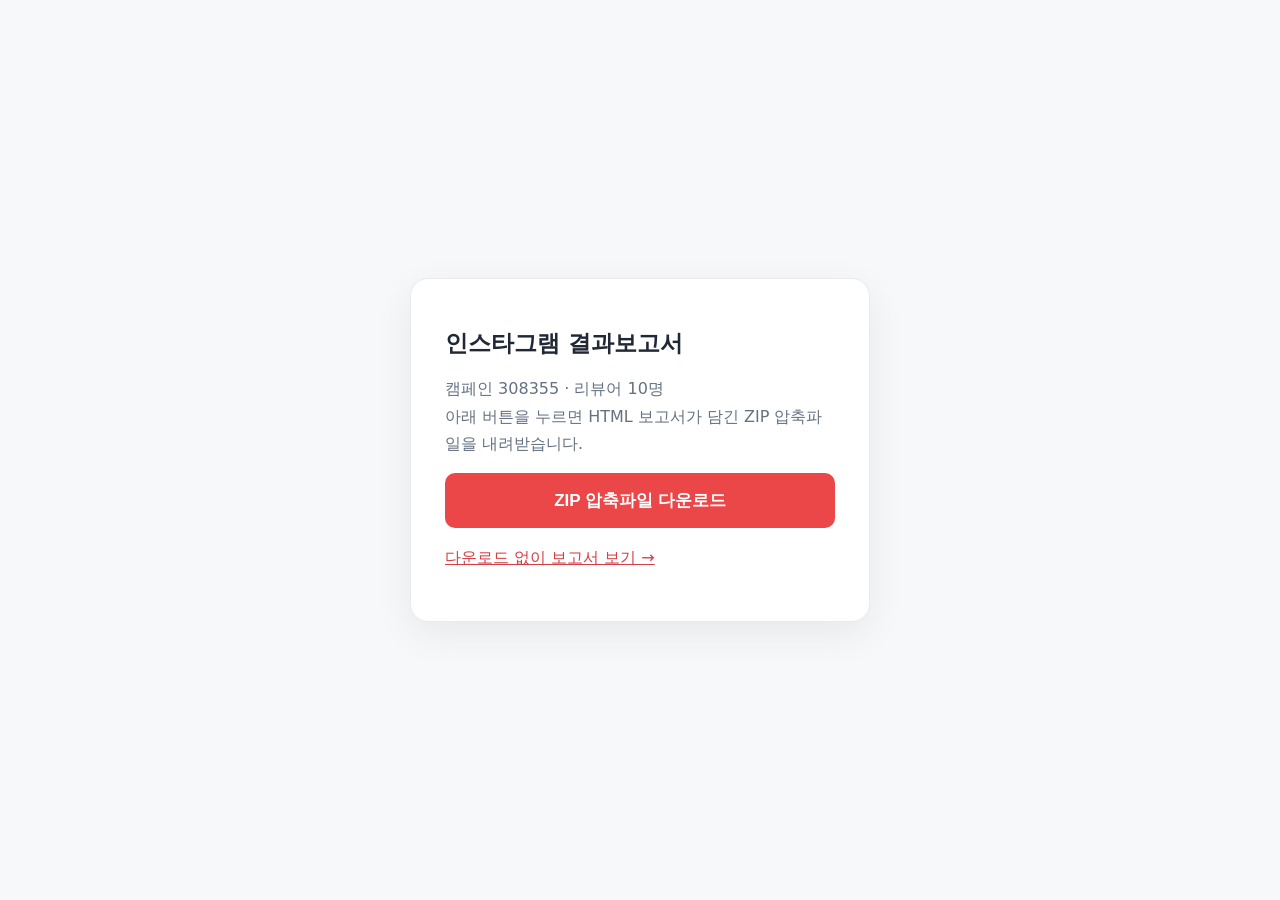
<file: reports/campaign-308355/download.html>
<!doctype html>
<html lang="ko"><meta charset="utf-8"><meta name="viewport" content="width=device-width,initial-scale=1">
<title>캠페인 308355 결과보고서 ZIP 다운로드</title>
<style>body{font-family:system-ui,-apple-system,sans-serif;background:#f7f8fa;color:#202836;margin:0;display:grid;place-items:center;min-height:100vh}.card{width:min(460px,90vw);box-sizing:border-box;background:#fff;border:1px solid #e8eaee;border-radius:18px;padding:34px;box-shadow:0 12px 38px #0001}h1{font-size:23px}p{color:#647182;line-height:1.7}button{background:#eb4648;color:white;font-weight:bold;border:0;padding:16px 22px;font-size:17px;border-radius:10px;width:100%;cursor:pointer}button:disabled{opacity:.6}a{color:#d53e43}#status{font-size:13px;margin-top:15px}</style>
<div class="card"><h1>인스타그램 결과보고서</h1><p>캠페인 308355 · 리뷰어 10명<br>아래 버튼을 누르면 HTML 보고서가 담긴 ZIP 압축파일을 내려받습니다.</p><button id="dl">ZIP 압축파일 다운로드</button><p id="status" role="status"></p><p><a href="./">다운로드 없이 보고서 보기 →</a></p></div>
<script>
document.getElementById('dl').addEventListener('click',async()=>{
const button=document.getElementById('dl'),status=document.getElementById('status');
button.disabled=true;status.textContent='압축파일을 생성하고 있습니다...';
try{
const response=await fetch('./index.html',{cache:'no-store'});if(!response.ok)throw new Error('보고서 파일 읽기 실패 ('+response.status+')');
const data=new Uint8Array(await response.arrayBuffer());
const name=new TextEncoder().encode('campaign-308355-instagram-report.html');
let crc=0xffffffff;for(const b of data){crc^=b;for(let j=0;j<8;j++)crc=(crc>>>1)^((crc&1)?0xedb88320:0)}crc=(crc^0xffffffff)>>>0;
const localSize=30+name.length+data.length,centralSize=46+name.length;
const zipped=new Uint8Array(localSize+centralSize+22),v=new DataView(zipped.buffer),L=true;
v.setUint32(0,0x04034b50,L);v.setUint16(4,20,L);v.setUint16(12,33,L);v.setUint32(14,crc,L);v.setUint32(18,data.length,L);v.setUint32(22,data.length,L);v.setUint16(26,name.length,L);
zipped.set(name,30);zipped.set(data,30+name.length);
let o=localSize;
v.setUint32(o,0x02014b50,L);v.setUint16(o+4,20,L);v.setUint16(o+6,20,L);v.setUint16(o+14,33,L);v.setUint32(o+16,crc,L);v.setUint32(o+20,data.length,L);v.setUint32(o+24,data.length,L);v.setUint16(o+28,name.length,L);
zipped.set(name,o+46);o+=centralSize;
v.setUint32(o,0x06054b50,L);v.setUint16(o+8,1,L);v.setUint16(o+10,1,L);v.setUint32(o+12,centralSize,L);v.setUint32(o+16,localSize,L);
const url=URL.createObjectURL(new Blob([zipped],{type:'application/zip'}));const a=document.createElement('a');a.href=url;a.download='campaign-308355-report.zip';document.body.appendChild(a);a.click();a.remove();setTimeout(()=>URL.revokeObjectURL(url),30000);status.textContent='ZIP 다운로드를 시작했습니다. 브라우저 다운로드 목록을 확인하세요.';
}catch(e){status.textContent='다운로드 생성 오류: '+e.message;}finally{button.disabled=false;}
});
</script></html>
</file>
